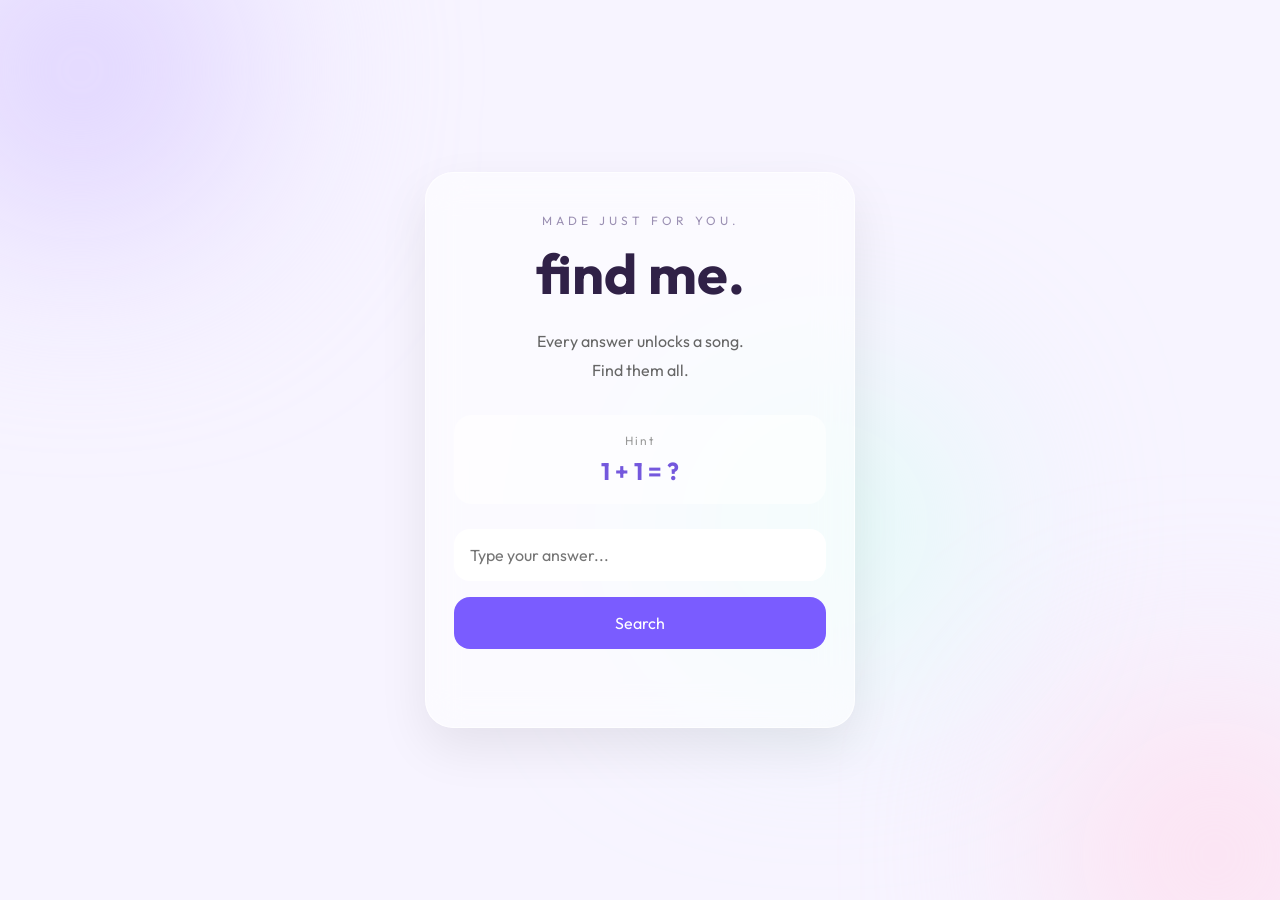
<file: index.html>
<!DOCTYPE html>
<html lang="en">

<head>

    <meta charset="UTF-8">

    <meta name="viewport" content="width=device-width, initial-scale=1.0">

    <title>find me.</title>

    <link rel="stylesheet" href="style.css">

    <link rel="preconnect" href="https://fonts.googleapis.com">

    <link rel="preconnect" href="https://fonts.gstatic.com" crossorigin>

    <link href="https://fonts.googleapis.com/css2?family=Outfit:wght@300;400;500;600;700&display=swap" rel="stylesheet">

</head>

<body>

    <div class="background">

        <div class="blob blob1"></div>

        <div class="blob blob2"></div>

        <div class="blob blob3"></div>

    </div>

    <main class="card">

        <p class="made">

            MADE JUST FOR YOU.

        </p>

        <h1>

            find me.

        </h1>

        <p class="description">

            Every answer unlocks a song.
            <br>
            Find them all.

        </p>

        <div class="hintBox">

            <p class="hintTitle">

                Hint

            </p>

            <h2 id="hint">

                1 + 1 = ?

            </h2>

        </div>

        <input
            type="text"
            id="answer"
            placeholder="Type your answer..."
            autocomplete="off">

        <button id="searchButton">

            Search

        </button>

        <p id="message"></p>

    </main>

    <script src="script.js"></script>

</body>

</html>
</file>
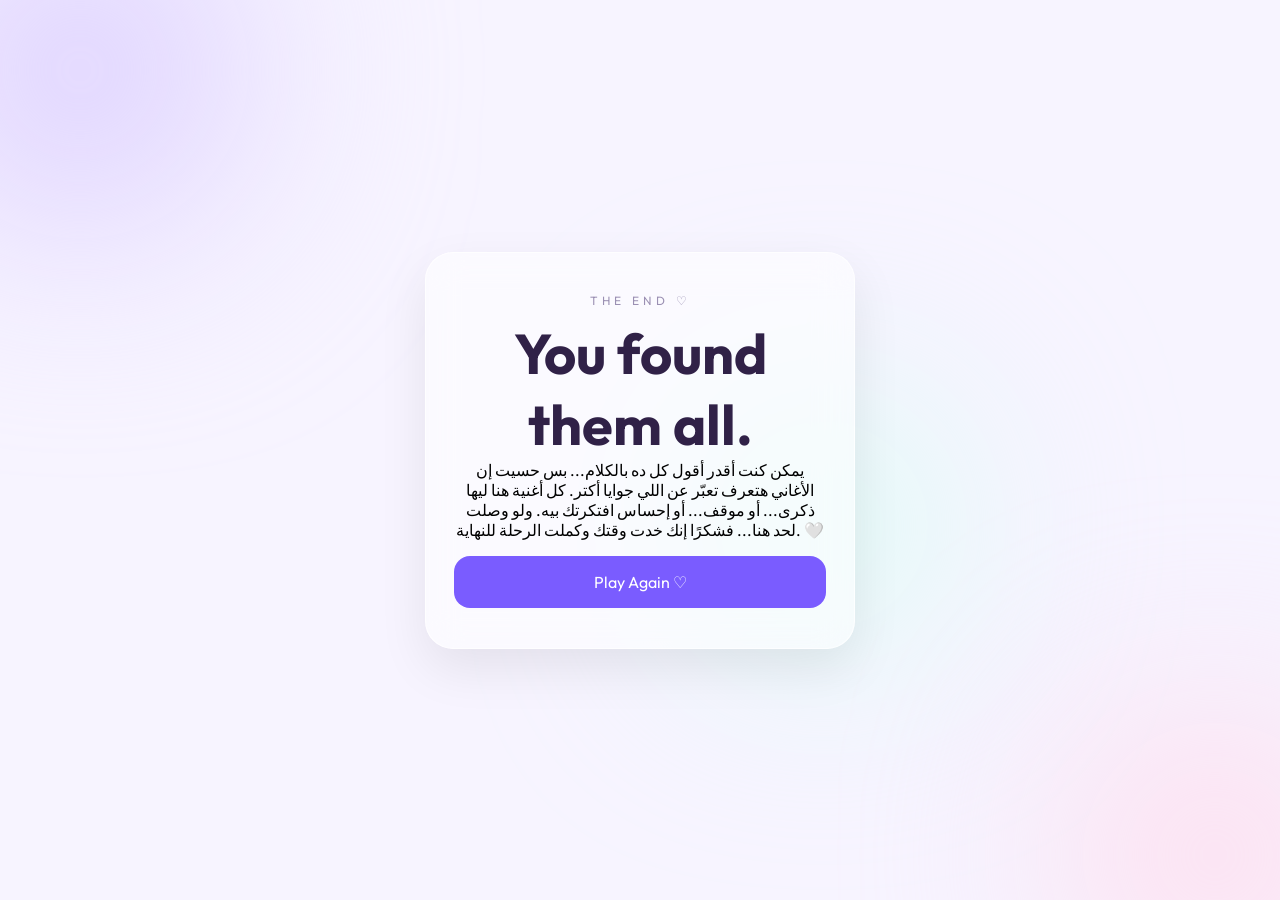
<file: ending.html>
<!DOCTYPE html>
<html lang="en">

<head>

<meta charset="UTF-8">

<meta name="viewport" content="width=device-width, initial-scale=1.0">

<title>The End</title>

<link rel="stylesheet" href="style.css">

<link rel="preconnect" href="https://fonts.googleapis.com">

<link rel="preconnect" href="https://fonts.gstatic.com" crossorigin>

<link href="https://fonts.googleapis.com/css2?family=Outfit:wght@300;400;500;600;700&display=swap" rel="stylesheet">

</head>

<body>

<div class="background">

<div class="blob blob1"></div>

<div class="blob blob2"></div>

<div class="blob blob3"></div>

</div>

<main class="card">

<p class="made">

THE END ♡

</p>

<h1>

You found them all.

</h1>

<p class="reason" style="display:block;text-align:center;">

يمكن كنت أقدر أقول كل ده بالكلام...

بس حسيت إن الأغاني هتعرف تعبّر عن اللي جوايا أكتر.

كل أغنية هنا ليها ذكرى...
أو موقف...
أو إحساس افتكرتك بيه.

ولو وصلت لحد هنا...

فشكرًا إنك خدت وقتك وكملت الرحلة للنهاية.

🤍

</p>

<button onclick="localStorage.clear();window.location.href='index.html'">

Play Again ♡

</button>

</main>

</body>

</html>
</file>
<file: style.css>
*{
    margin:0;
    padding:0;
    box-sizing:border-box;
    font-family:'Outfit',sans-serif;
}

body{

    min-height:100vh;

    display:flex;
    justify-content:center;
    align-items:center;

    overflow:hidden;

    background:#f7f4ff;

    position:relative;

}

/* Background */

.background{

    position:absolute;
    inset:0;
    overflow:hidden;

}

.blob{

    position:absolute;

    border-radius:50%;

    filter:blur(110px);

    animation:float 12s ease-in-out infinite;

}

.blob1{

    width:320px;
    height:320px;

    background:#dccfff;

    top:-90px;
    left:-80px;

}

.blob2{

    width:270px;
    height:270px;

    background:#ffd9eb;

    bottom:-90px;
    right:-70px;

    animation-delay:2s;

}

.blob3{

    width:240px;
    height:240px;

    background:#d7fff3;

    top:45%;
    left:55%;

    animation-delay:4s;

}

@keyframes float{

0%,100%{

transform:translateY(0);

}

50%{

transform:translateY(-30px);

}

}

/* Card */

.card{

    width:90%;
    max-width:430px;

    padding:40px 28px;

    border-radius:28px;

    background:rgba(255,255,255,.55);

    backdrop-filter:blur(18px);

    border:1px solid rgba(255,255,255,.7);

    box-shadow:0 20px 50px rgba(0,0,0,.08);

    text-align:center;

}

/* Text */

.made{

    letter-spacing:4px;

    font-size:12px;

    color:#9b90b3;

}

h1{

    margin-top:10px;

    font-size:56px;

    color:#302147;

}

.description{

    margin-top:18px;

    color:#666;

    line-height:1.8;

}

/* Hint */

.hintBox{

    margin-top:30px;

    padding:18px;

    border-radius:18px;

    background:rgba(255,255,255,.55);

}

.hintTitle{

    font-size:12px;

    letter-spacing:2px;

    color:#999;

}

#hint{

    margin-top:8px;

    color:#7458dd;

}

/* Input */

input{

    width:100%;

    margin-top:25px;

    padding:16px;

    border:none;

    outline:none;

    border-radius:16px;

    font-size:16px;

    background:white;

}

input:focus{

    box-shadow:0 0 0 4px rgba(120,88,255,.18);

}

/* Button */

button{

    width:100%;

    margin-top:16px;

    padding:16px;

    border:none;

    border-radius:16px;

    background:#7a5cff;

    color:white;

    font-size:16px;

    cursor:pointer;

    transition:.25s;

}

button:hover{

    transform:translateY(-2px);

}

/* Message */

#message{

    margin-top:16px;

    min-height:22px;

    font-size:15px;

    font-weight:500;

}

/* Mobile */

@media(max-width:500px){

h1{

font-size:48px;

}

.card{

padding:35px 22px;

}

audio{

    width:100%;

    margin:25px 0;

    border-radius:12px;

}

.reason{

    display:none;

    margin-top:18px;

    padding:18px;

    border-radius:18px;

    background:rgba(255,255,255,.55);

    color:#555;

    line-height:1.8;

    text-align:right;

}
</file>
